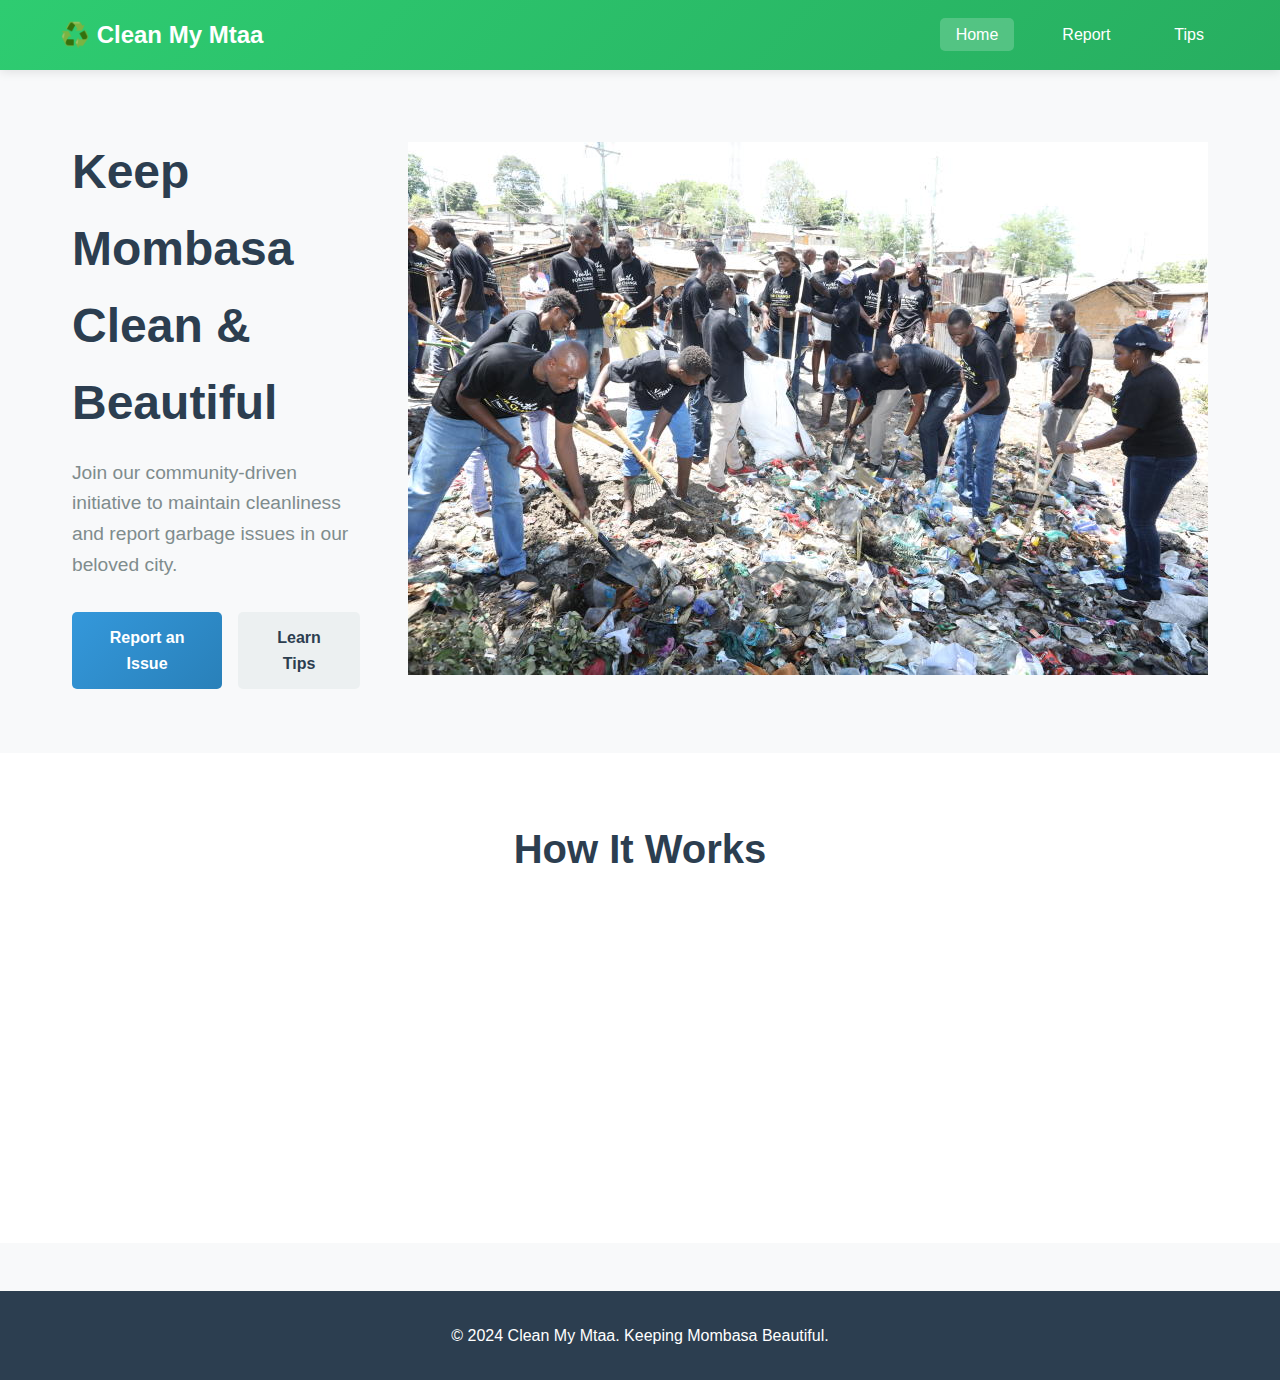
<file: index.html>
<!DOCTYPE html>
<html lang="en">
<head>
    <meta charset="UTF-8">
    <meta name="viewport" content="width=device-width, initial-scale=1.0">
    <title>Clean My Mtaa - Home</title>
    <link rel="stylesheet" href="style.css">
</head>
<body>
    <nav class="navbar">
        <div class="nav-container">
            <h1 class="logo">♻️ Clean My Mtaa</h1>
            <ul class="nav-menu">
                <li><a href="index.html" class="nav-link active">Home</a></li>
                <li><a href="report.html" class="nav-link">Report</a></li>
                <li><a href="tips.html" class="nav-link">Tips</a></li>
            </ul>
        </div>
    </nav>

    <main>
        <section class="hero">
            <div class="hero-content">
                <h2>Keep Mombasa Clean & Beautiful</h2>
                <p>Join our community-driven initiative to maintain cleanliness and report garbage issues in our beloved city.</p>
                <div class="hero-buttons">
                    <a href="report.html" class="btn btn-primary">Report an Issue</a>
                    <a href="tips.html" class="btn btn-secondary">Learn Tips</a>
                </div>
            </div>
            <div class="hero-image">
                   <img src="clean Mombasa.jpg" alt="Clean Mombasa" class="hero-img">
</div>
        </section>

        <section class="features">
            <div class="container">
                <h3>How It Works</h3>
                <div class="features-grid">
                    <div class="feature-card">
                        <div class="feature-icon">📱</div>
                        <h4>Report Issues</h4>
                        <p>Take photos and report dirty spots in your neighborhood</p>
                    </div>
                    <div class="feature-card">
                        <div class="feature-icon">👥</div>
                        <h4>Community Driven</h4>
                        <p>Work together with your community to keep areas clean</p>
                    </div>
                    <div class="feature-card">
                        <div class="feature-icon">♻️</div>
                        <h4>Learn Recycling</h4>
                        <p>Discover how to properly recycle and reduce waste</p>
                    </div>
                </div>
            </div>
        </section>
    </main>

    <footer>
        <div class="container">
            <p>&copy; 2024 Clean My Mtaa. Keeping Mombasa Beautiful.</p>
        </div>
    </footer>

    <script src="script.js"></script>
</body>
</html>
</file>
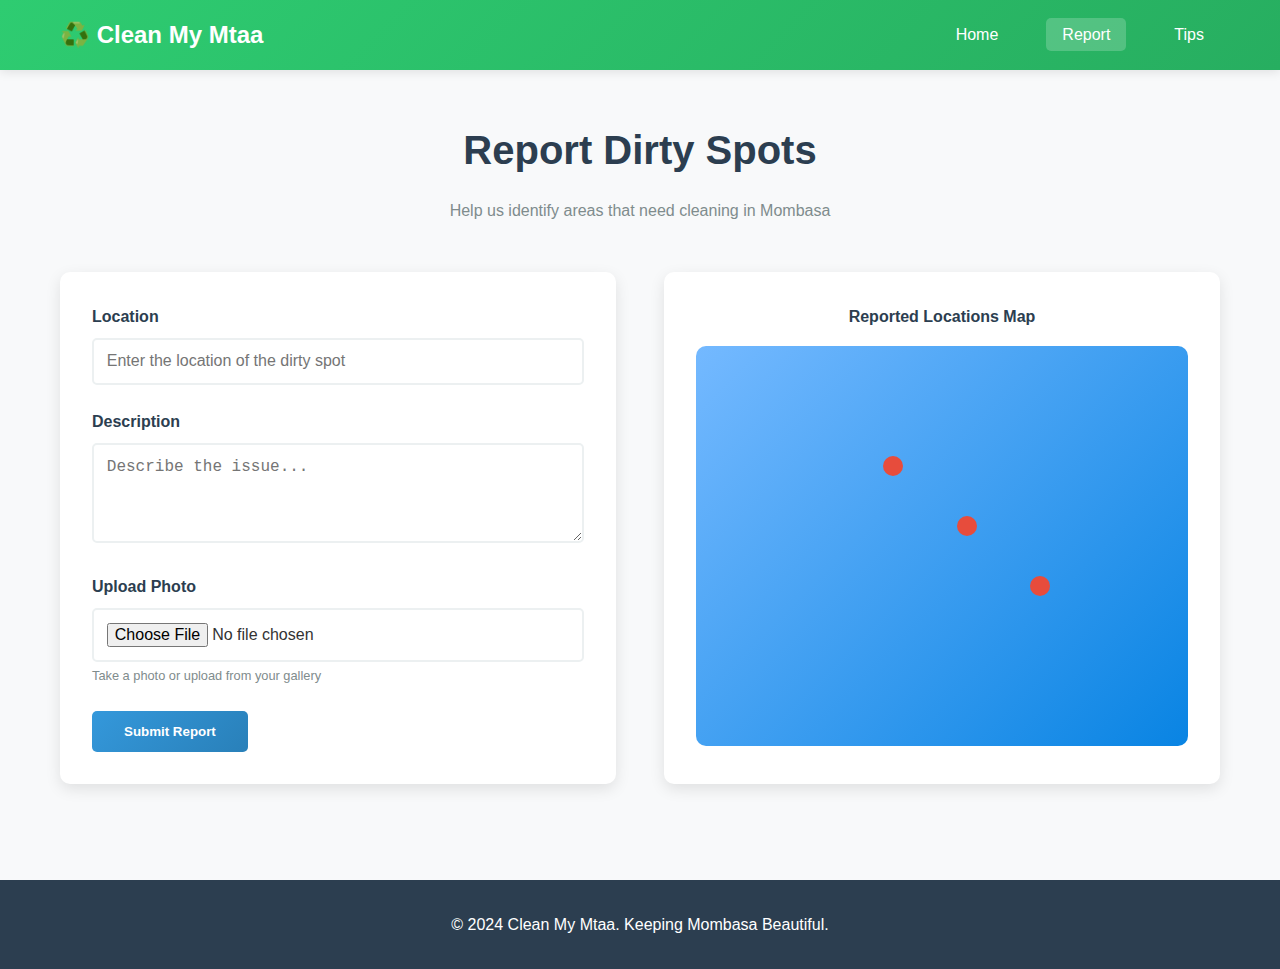
<file: report.html>
<!DOCTYPE html>
<html lang="en">
<head>
    <meta charset="UTF-8">
    <meta name="viewport" content="width=device-width, initial-scale=1.0">
    <title>Clean My Mtaa - Report</title>
    <link rel="stylesheet" href="style.css">
</head>
<body>
    <nav class="navbar">
        <div class="nav-container">
            <h1 class="logo">♻️ Clean My Mtaa</h1>
            <ul class="nav-menu">
                <li><a href="index.html" class="nav-link">Home</a></li>
                <li><a href="report.html" class="nav-link active">Report</a></li>
                <li><a href="tips.html" class="nav-link">Tips</a></li>
            </ul>
        </div>
    </nav>

    <main>
        <section class="report-section">
            <div class="container">
                <h2>Report Dirty Spots</h2>
                <p>Help us identify areas that need cleaning in Mombasa</p>
                
                <div class="report-form-container">
                    <form id="reportForm" class="report-form">
                        <div class="form-group">
                            <label for="location">Location</label>
                            <input type="text" id="location" name="location" required placeholder="Enter the location of the dirty spot">
                        </div>
                        
                        <div class="form-group">
                            <label for="description">Description</label>
                            <textarea id="description" name="description" required placeholder="Describe the issue..."></textarea>
                        </div>
                        
                        <div class="form-group">
                            <label for="photo">Upload Photo</label>
                            <input type="file" id="photo" name="photo" accept="image/*" capture="camera">
                            <small>Take a photo or upload from your gallery</small>
                        </div>
                        
                        <button type="submit" class="btn btn-primary">Submit Report</button>
                    </form>
                    
                    <div class="map-placeholder">
                        <h4>Reported Locations Map</h4>
                        <div class="map-container">
                            <!-- Simple map representation -->
                            <div class="simple-map">
                                <div class="map-point" style="top: 30%; left: 40%;" data-location="Nyali"></div>
                                <div class="map-point" style="top: 60%; left: 70%;" data-location="Bamburi"></div>
                                <div class="map-point" style="top: 45%; left: 55%;" data-location="Mombasa Island"></div>
                            </div>
                        </div>
                    </div>
                </div>
            </div>
        </section>
    </main>

    <footer>
        <div class="container">
            <p>&copy; 2024 Clean My Mtaa. Keeping Mombasa Beautiful.</p>
        </div>
    </footer>

    <script src="script.js"></script>
</body>
</html>
</file>
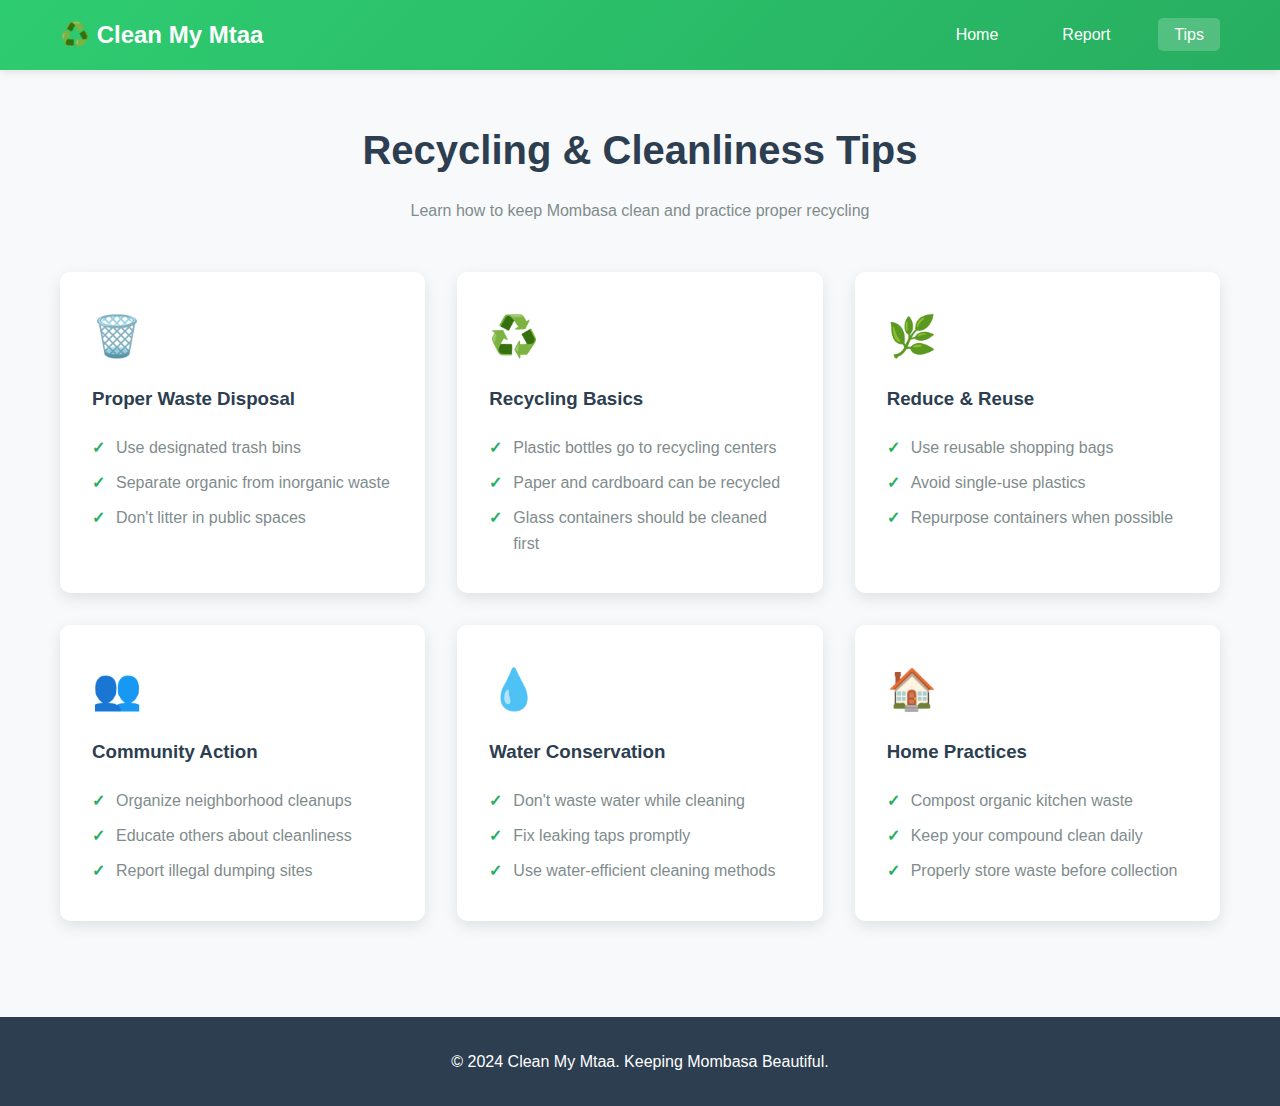
<file: tips.html>
<!DOCTYPE html>
<html lang="en">
<head>
    <meta charset="UTF-8">
    <meta name="viewport" content="width=device-width, initial-scale=1.0">
    <title>Clean My Mtaa - Tips</title>
    <link rel="stylesheet" href="style.css">
</head>
<body>
    <nav class="navbar">
        <div class="nav-container">
            <h1 class="logo">♻️ Clean My Mtaa</h1>
            <ul class="nav-menu">
                <li><a href="index.html" class="nav-link">Home</a></li>
                <li><a href="report.html" class="nav-link">Report</a></li>
                <li><a href="tips.html" class="nav-link active">Tips</a></li>
            </ul>
        </div>
    </nav>

    <main>
        <section class="tips-section">
            <div class="container">
                <h2>Recycling & Cleanliness Tips</h2>
                <p>Learn how to keep Mombasa clean and practice proper recycling</p>
                
                <div class="tips-grid">
                    <div class="tip-card">
                        <div class="tip-icon">🗑️</div>
                        <h3>Proper Waste Disposal</h3>
                        <ul>
                            <li>Use designated trash bins</li>
                            <li>Separate organic from inorganic waste</li>
                            <li>Don't litter in public spaces</li>
                        </ul>
                    </div>
                    
                    <div class="tip-card">
                        <div class="tip-icon">♻️</div>
                        <h3>Recycling Basics</h3>
                        <ul>
                            <li>Plastic bottles go to recycling centers</li>
                            <li>Paper and cardboard can be recycled</li>
                            <li>Glass containers should be cleaned first</li>
                        </ul>
                    </div>
                    
                    <div class="tip-card">
                        <div class="tip-icon">🌿</div>
                        <h3>Reduce & Reuse</h3>
                        <ul>
                            <li>Use reusable shopping bags</li>
                            <li>Avoid single-use plastics</li>
                            <li>Repurpose containers when possible</li>
                        </ul>
                    </div>
                    
                    <div class="tip-card">
                        <div class="tip-icon">👥</div>
                        <h3>Community Action</h3>
                        <ul>
                            <li>Organize neighborhood cleanups</li>
                            <li>Educate others about cleanliness</li>
                            <li>Report illegal dumping sites</li>
                        </ul>
                    </div>
                    
                    <div class="tip-card">
                        <div class="tip-icon">💧</div>
                        <h3>Water Conservation</h3>
                        <ul>
                            <li>Don't waste water while cleaning</li>
                            <li>Fix leaking taps promptly</li>
                            <li>Use water-efficient cleaning methods</li>
                        </ul>
                    </div>
                    
                    <div class="tip-card">
                        <div class="tip-icon">🏠</div>
                        <h3>Home Practices</h3>
                        <ul>
                            <li>Compost organic kitchen waste</li>
                            <li>Keep your compound clean daily</li>
                            <li>Properly store waste before collection</li>
                        </ul>
                    </div>
                </div>
            </div>
        </section>
    </main>

    <footer>
        <div class="container">
            <p>&copy; 2024 Clean My Mtaa. Keeping Mombasa Beautiful.</p>
        </div>
    </footer>

    <script src="script.js"></script>
</body>
</html>
</file>
<file: style.css>
* {
    margin: 0;
    padding: 0;
    box-sizing: border-box;
}

body {
    font-family: 'Segoe UI', Tahoma, Geneva, Verdana, sans-serif;
    line-height: 1.6;
    color: #333;
    background-color: #f8f9fa;
}

.container {
    max-width: 1200px;
    margin: 0 auto;
    padding: 0 20px;
}

/* Navigation */
.navbar {
    background: linear-gradient(135deg, #2ecc71, #27ae60);
    padding: 1rem 0;
    box-shadow: 0 2px 10px rgba(0,0,0,0.1);
}

.nav-container {
    max-width: 1200px;
    margin: 0 auto;
    padding: 0 20px;
    display: flex;
    justify-content: space-between;
    align-items: center;
}

.logo {
    color: white;
    font-size: 1.5rem;
    font-weight: bold;
}

.nav-menu {
    display: flex;
    list-style: none;
    gap: 2rem;
}

.nav-link {
    color: white;
    text-decoration: none;
    padding: 0.5rem 1rem;
    border-radius: 5px;
    transition: background-color 0.3s;
}

.nav-link:hover,
.nav-link.active {
    background-color: rgba(255,255,255,0.2);
}

/* Hero Section */
.hero {
    display: grid;
    grid-template-columns: 1fr 1fr;
    gap: 3rem;
    padding: 4rem 2rem;
    max-width: 1200px;
    margin: 0 auto;
    align-items: center;
}

.hero-content h2 {
    font-size: 3rem;
    color: #2c3e50;
    margin-bottom: 1rem;
}

.hero-content p {
    font-size: 1.2rem;
    color: #7f8c8d;
    margin-bottom: 2rem;
}

.hero-buttons {
    display: flex;
    gap: 1rem;
}

.btn {
    padding: 0.8rem 2rem;
    border: none;
    border-radius: 5px;
    text-decoration: none;
    font-weight: bold;
    cursor: pointer;
    transition: all 0.3s;
    display: inline-block;
    text-align: center;
}

.btn-primary {
    background: linear-gradient(135deg, #3498db, #2980b9);
    color: white;
}

.btn-primary:hover {
    transform: translateY(-2px);
    box-shadow: 0 5px 15px rgba(52, 152, 219, 0.4);
}

.btn-secondary {
    background: #ecf0f1;
    color: #2c3e50;
}

.btn-secondary:hover {
    background: #bdc3c7;
}

.placeholder-image {
    width: 100%;
    height: 300px;
    background: linear-gradient(135deg, #3498db, #2980b9);
    border-radius: 10px;
    display: flex;
    align-items: center;
    justify-content: center;
    color: white;
    font-size: 1.2rem;
}

/* Features Section */
.features {
    padding: 4rem 0;
    background: white;
}

.features h3 {
    text-align: center;
    font-size: 2.5rem;
    color: #2c3e50;
    margin-bottom: 3rem;
}

.features-grid {
    display: grid;
    grid-template-columns: repeat(auto-fit, minmax(300px, 1fr));
    gap: 2rem;
}

.feature-card {
    background: white;
    padding: 2rem;
    border-radius: 10px;
    box-shadow: 0 5px 15px rgba(0,0,0,0.1);
    text-align: center;
    transition: transform 0.3s;
}

.feature-card:hover {
    transform: translateY(-5px);
}

.feature-icon {
    font-size: 3rem;
    margin-bottom: 1rem;
}

.feature-card h4 {
    color: #2c3e50;
    margin-bottom: 1rem;
}

/* Report Section */
.report-section {
    padding: 3rem 0;
}

.report-section h2 {
    text-align: center;
    font-size: 2.5rem;
    color: #2c3e50;
    margin-bottom: 1rem;
}

.report-section p {
    text-align: center;
    color: #7f8c8d;
    margin-bottom: 3rem;
}

.report-form-container {
    display: grid;
    grid-template-columns: 1fr 1fr;
    gap: 3rem;
    margin-top: 2rem;
}

.report-form {
    background: white;
    padding: 2rem;
    border-radius: 10px;
    box-shadow: 0 5px 15px rgba(0,0,0,0.1);
}

.form-group {
    margin-bottom: 1.5rem;
}

.form-group label {
    display: block;
    margin-bottom: 0.5rem;
    color: #2c3e50;
    font-weight: bold;
}

.form-group input,
.form-group textarea {
    width: 100%;
    padding: 0.8rem;
    border: 2px solid #ecf0f1;
    border-radius: 5px;
    font-size: 1rem;
    transition: border-color 0.3s;
}

.form-group input:focus,
.form-group textarea:focus {
    outline: none;
    border-color: #3498db;
}

.form-group textarea {
    height: 100px;
    resize: vertical;
}

.form-group small {
    color: #7f8c8d;
    font-size: 0.8rem;
}

.map-placeholder {
    background: white;
    padding: 2rem;
    border-radius: 10px;
    box-shadow: 0 5px 15px rgba(0,0,0,0.1);
}

.map-placeholder h4 {
    text-align: center;
    margin-bottom: 1rem;
    color: #2c3e50;
}

.simple-map {
    position: relative;
    width: 100%;
    height: 400px;
    background: linear-gradient(135deg, #74b9ff, #0984e3);
    border-radius: 10px;
    overflow: hidden;
}

.map-point {
    position: absolute;
    width: 20px;
    height: 20px;
    background: #e74c3c;
    border-radius: 50%;
    cursor: pointer;
    transform: translate(-50%, -50%);
}

.map-point::after {
    content: attr(data-location);
    position: absolute;
    top: -30px;
    left: 50%;
    transform: translateX(-50%);
    background: white;
    padding: 0.2rem 0.5rem;
    border-radius: 3px;
    font-size: 0.8rem;
    white-space: nowrap;
    opacity: 0;
    transition: opacity 0.3s;
}

.map-point:hover::after {
    opacity: 1;
}

/* Tips Section */
.tips-section {
    padding: 3rem 0;
}

.tips-section h2 {
    text-align: center;
    font-size: 2.5rem;
    color: #2c3e50;
    margin-bottom: 1rem;
}

.tips-section p {
    text-align: center;
    color: #7f8c8d;
    margin-bottom: 3rem;
}

.tips-grid {
    display: grid;
    grid-template-columns: repeat(auto-fit, minmax(350px, 1fr));
    gap: 2rem;
}

.tip-card {
    background: white;
    padding: 2rem;
    border-radius: 10px;
    box-shadow: 0 5px 15px rgba(0,0,0,0.1);
    transition: transform 0.3s;
}

.tip-card:hover {
    transform: translateY(-5px);
}

.tip-icon {
    font-size: 2.5rem;
    margin-bottom: 1rem;
}

.tip-card h3 {
    color: #2c3e50;
    margin-bottom: 1rem;
}

.tip-card ul {
    list-style: none;
    padding-left: 0;
}

.tip-card li {
    padding: 0.3rem 0;
    color: #7f8c8d;
    position: relative;
    padding-left: 1.5rem;
}

.tip-card li::before {
    content: "✓";
    position: absolute;
    left: 0;
    color: #27ae60;
    font-weight: bold;
}

/* Footer */
footer {
    background: #2c3e50;
    color: white;
    text-align: center;
    padding: 2rem 0;
    margin-top: 3rem;
}

/* Responsive Design */
@media (max-width: 768px) {
    .nav-menu {
        flex-direction: column;
        gap: 1rem;
    }
    
    .hero {
        grid-template-columns: 1fr;
        text-align: center;
        padding: 2rem 1rem;
    }
    
    .hero-content h2 {
        font-size: 2rem;
    }
    
    .hero-buttons {
        justify-content: center;
        flex-wrap: wrap;
    }
    
    .report-form-container {
        grid-template-columns: 1fr;
    }
    
    .features-grid,
    .tips-grid {
        grid-template-columns: 1fr;
    }
}
</file>
